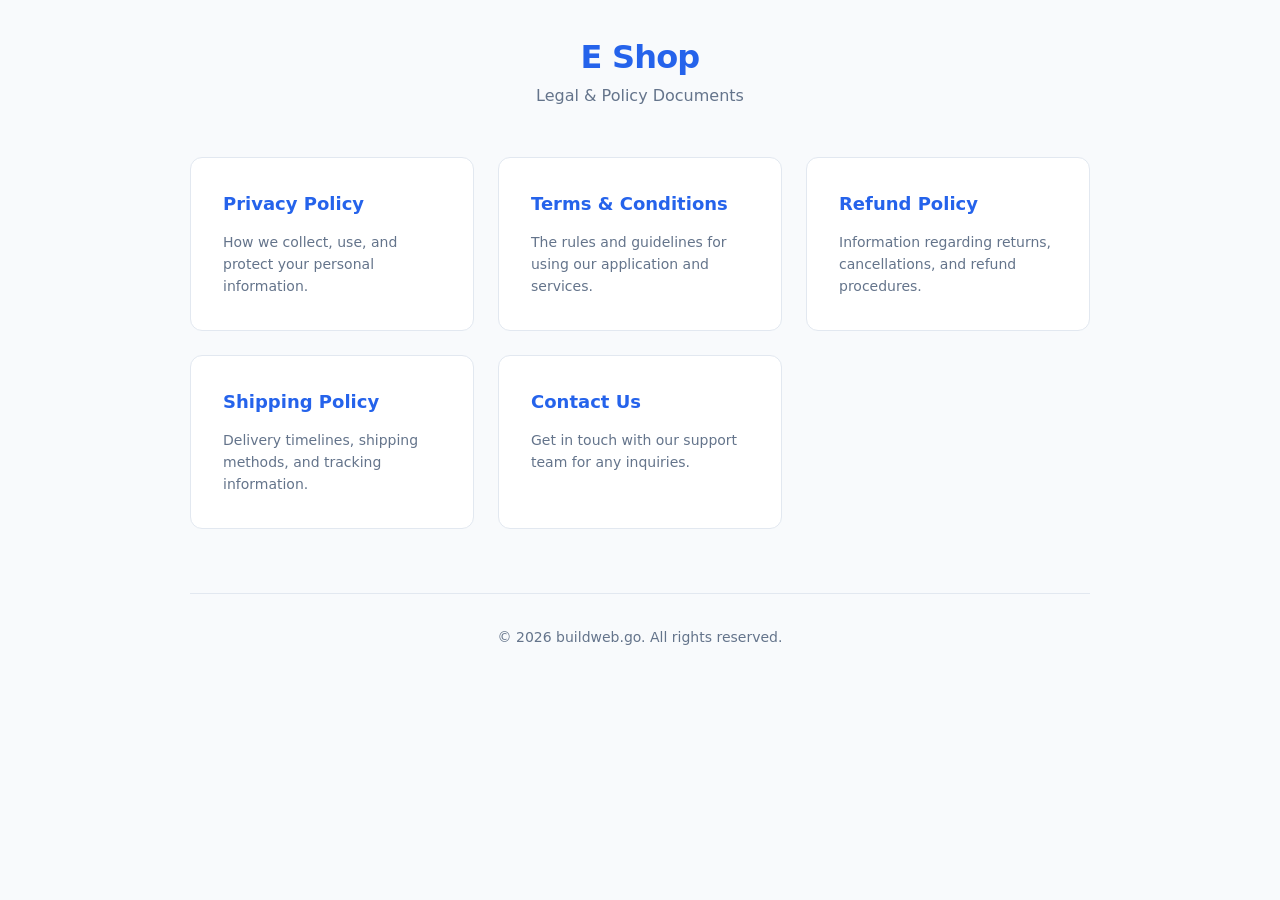
<file: index.html>
<!DOCTYPE html>
<html lang="en">
<head>
    <meta charset="UTF-8">
    <meta name="viewport" content="width=device-width, initial-scale=1.0">
    <title>Policies | E Shop</title>
    <link rel="stylesheet" href="styles.css">
</head>
<body>
    <div class="container">
        <header>
            <div class="logo">E Shop</div>
            <p>Legal & Policy Documents</p>
        </header>

        <section class="grid">
            <a href="privacy-policy.html" class="portal-card">
                <h3>Privacy Policy</h3>
                <p>How we collect, use, and protect your personal information.</p>
            </a>
            <a href="terms-conditions.html" class="portal-card">
                <h3>Terms & Conditions</h3>
                <p>The rules and guidelines for using our application and services.</p>
            </a>
            <a href="refund-policy.html" class="portal-card">
                <h3>Refund Policy</h3>
                <p>Information regarding returns, cancellations, and refund procedures.</p>
            </a>
            <a href="shipping-policy.html" class="portal-card">
                <h3>Shipping Policy</h3>
                <p>Delivery timelines, shipping methods, and tracking information.</p>
            </a>
            <a href="contact.html" class="portal-card">
                <h3>Contact Us</h3>
                <p>Get in touch with our support team for any inquiries.</p>
            </a>
        </section>

        <footer>
            &copy; 2026 buildweb.go. All rights reserved.
        </footer>
    </div>
</body>
</html>
</file>
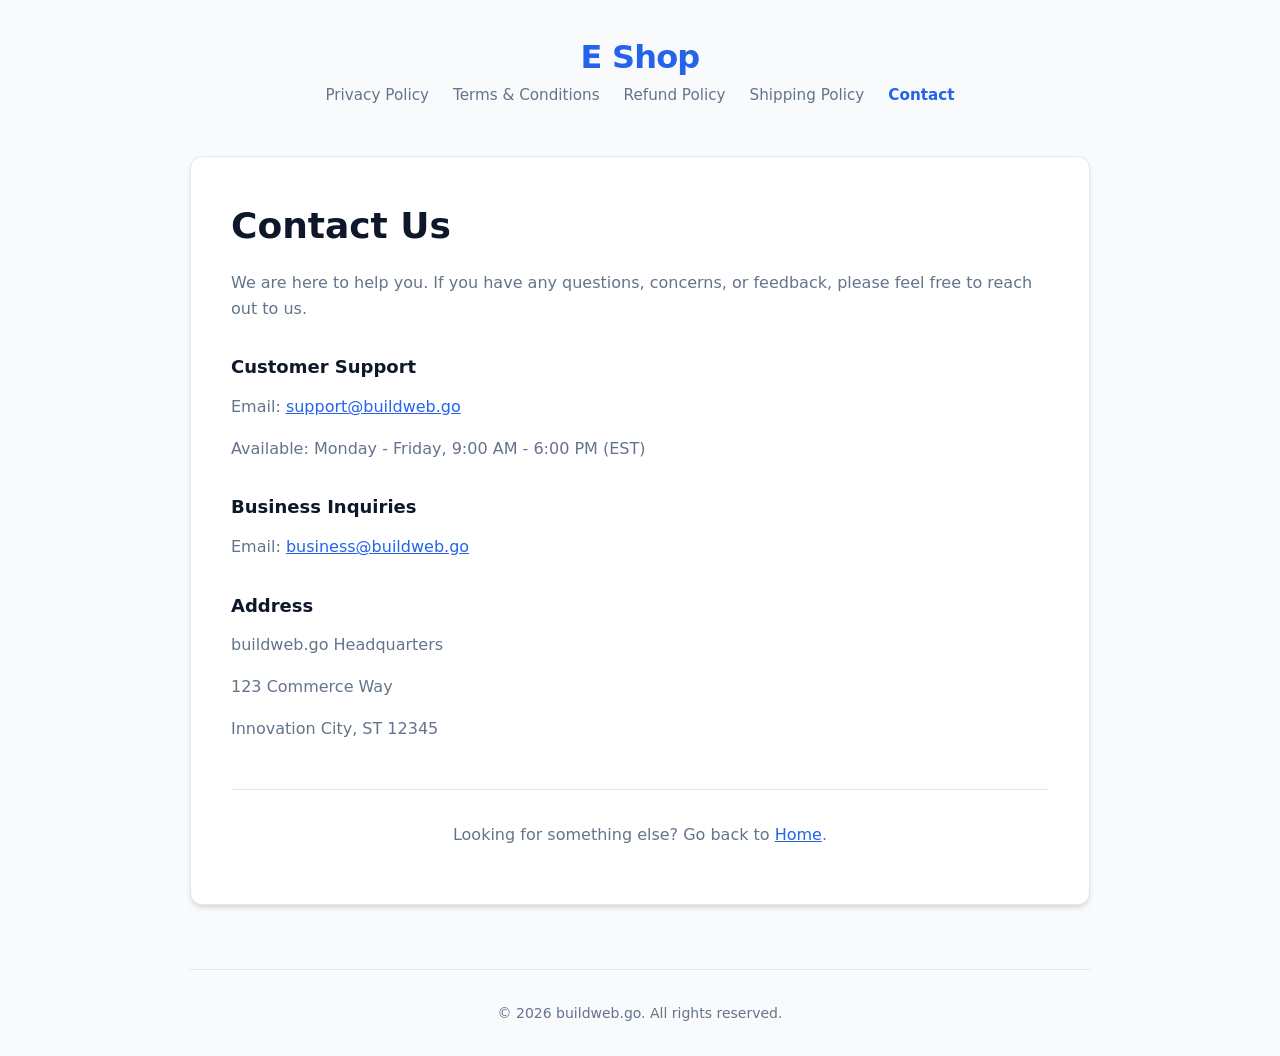
<file: contact.html>
<!DOCTYPE html>
<html lang="en">
<head>
    <meta charset="UTF-8">
    <meta name="viewport" content="width=device-width, initial-scale=1.0">
    <title>Contact Us | E Shop</title>
    <link rel="stylesheet" href="styles.css">
</head>
<body>
    <div class="container">
        <header>
            <a href="index.html" class="logo">E Shop</a>
            <div class="nav-links">
                <a href="privacy-policy.html">Privacy Policy</a>
                <a href="terms-conditions.html">Terms & Conditions</a>
                <a href="refund-policy.html">Refund Policy</a>
                <a href="shipping-policy.html">Shipping Policy</a>
                <a href="contact.html" class="active">Contact</a>
            </div>
        </header>

        <div class="card">
            <h1>Contact Us</h1>
            <p>We are here to help you. If you have any questions, concerns, or feedback, please feel free to reach out to us.</p>

            <div style="margin-top: 2rem;">
                <h3>Customer Support</h3>
                <p>Email: <a href="mailto:support@buildweb.go" style="color: var(--primary-color);">support@buildweb.go</a></p>
                <p>Available: Monday - Friday, 9:00 AM - 6:00 PM (EST)</p>
            </div>

            <div style="margin-top: 2rem;">
                <h3>Business Inquiries</h3>
                <p>Email: <a href="mailto:business@buildweb.go" style="color: var(--primary-color);">business@buildweb.go</a></p>
            </div>

            <div style="margin-top: 2rem;">
                <h3>Address</h3>
                <p>buildweb.go Headquarters</p>
                <p>123 Commerce Way</p>
                <p>Innovation City, ST 12345</p>
            </div>

            <div style="margin-top: 3rem; padding-top: 2rem; border-top: 1px solid var(--border-color); text-align: center;">
                <p>Looking for something else? Go back to <a href="index.html" style="color: var(--primary-color);">Home</a>.</p>
            </div>
        </div>

        <footer>
            &copy; 2026 buildweb.go. All rights reserved.
        </footer>
    </div>
</body>
</html>
</file>
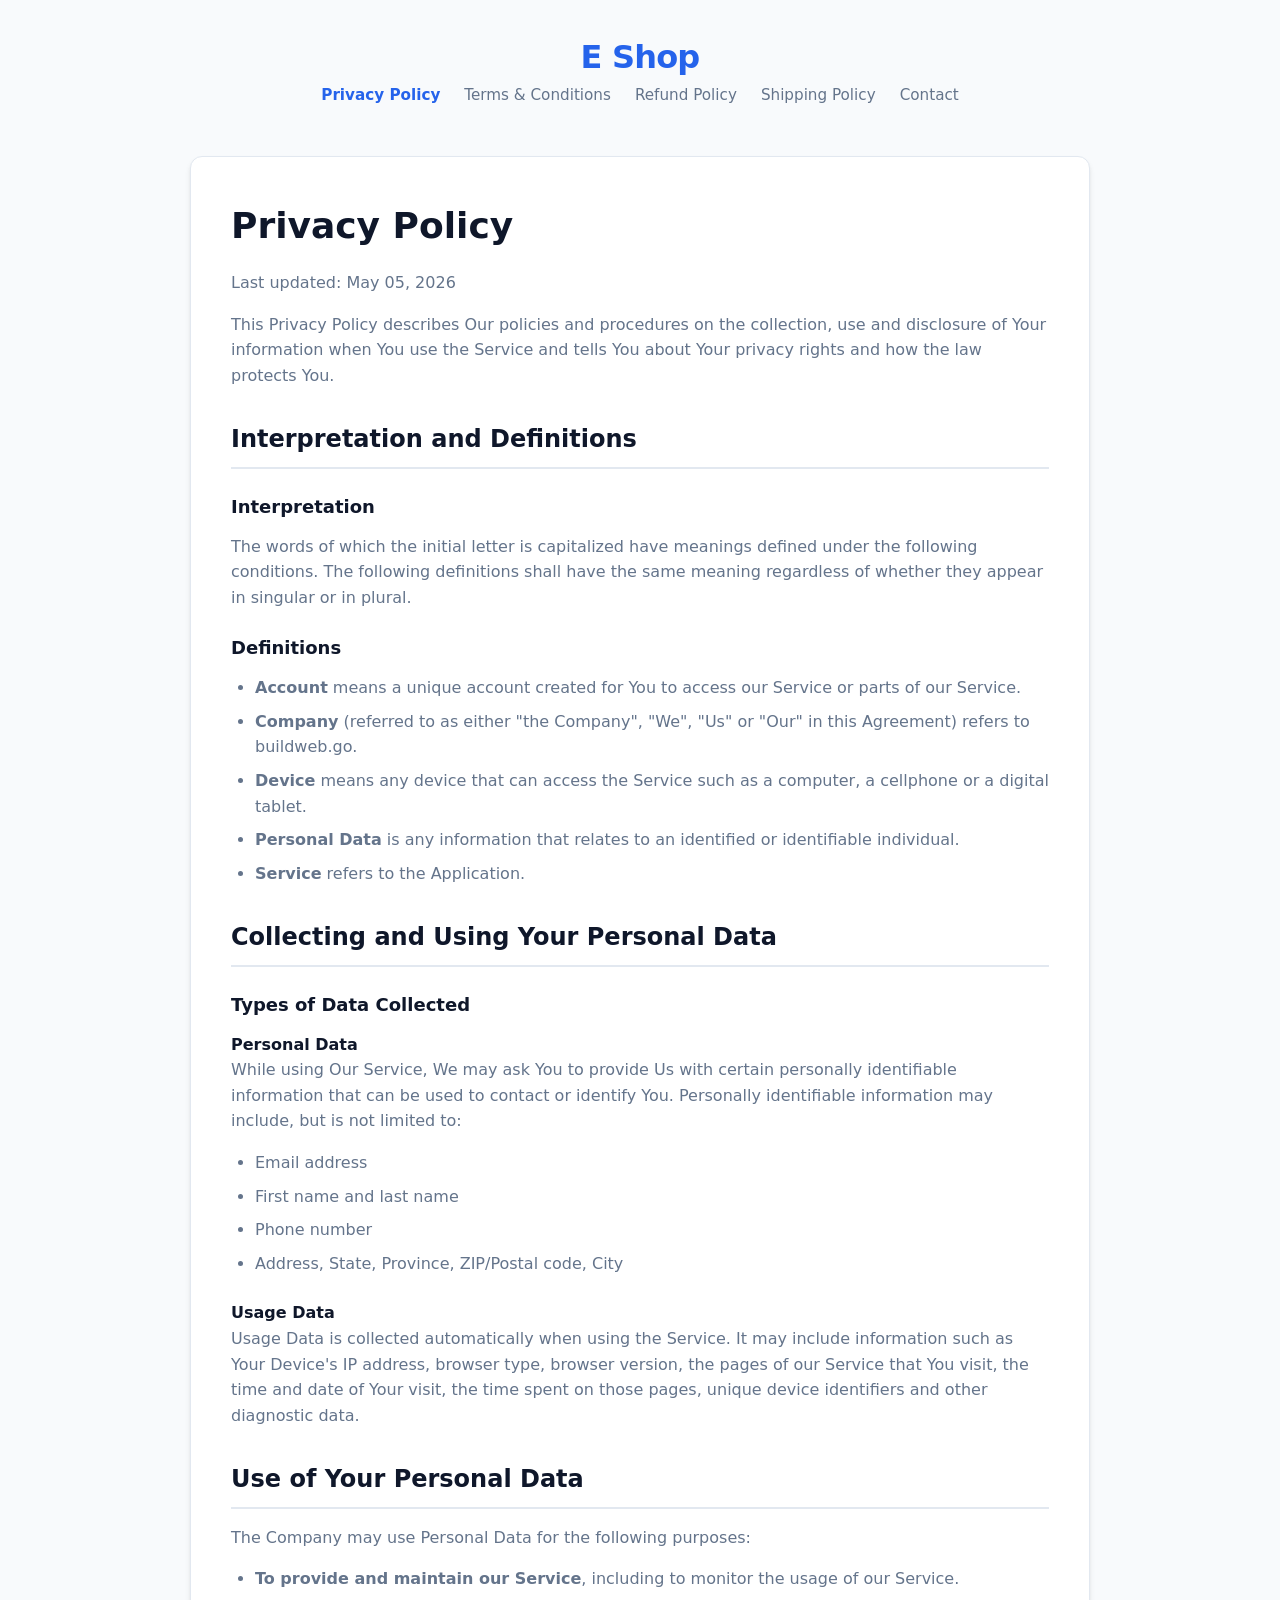
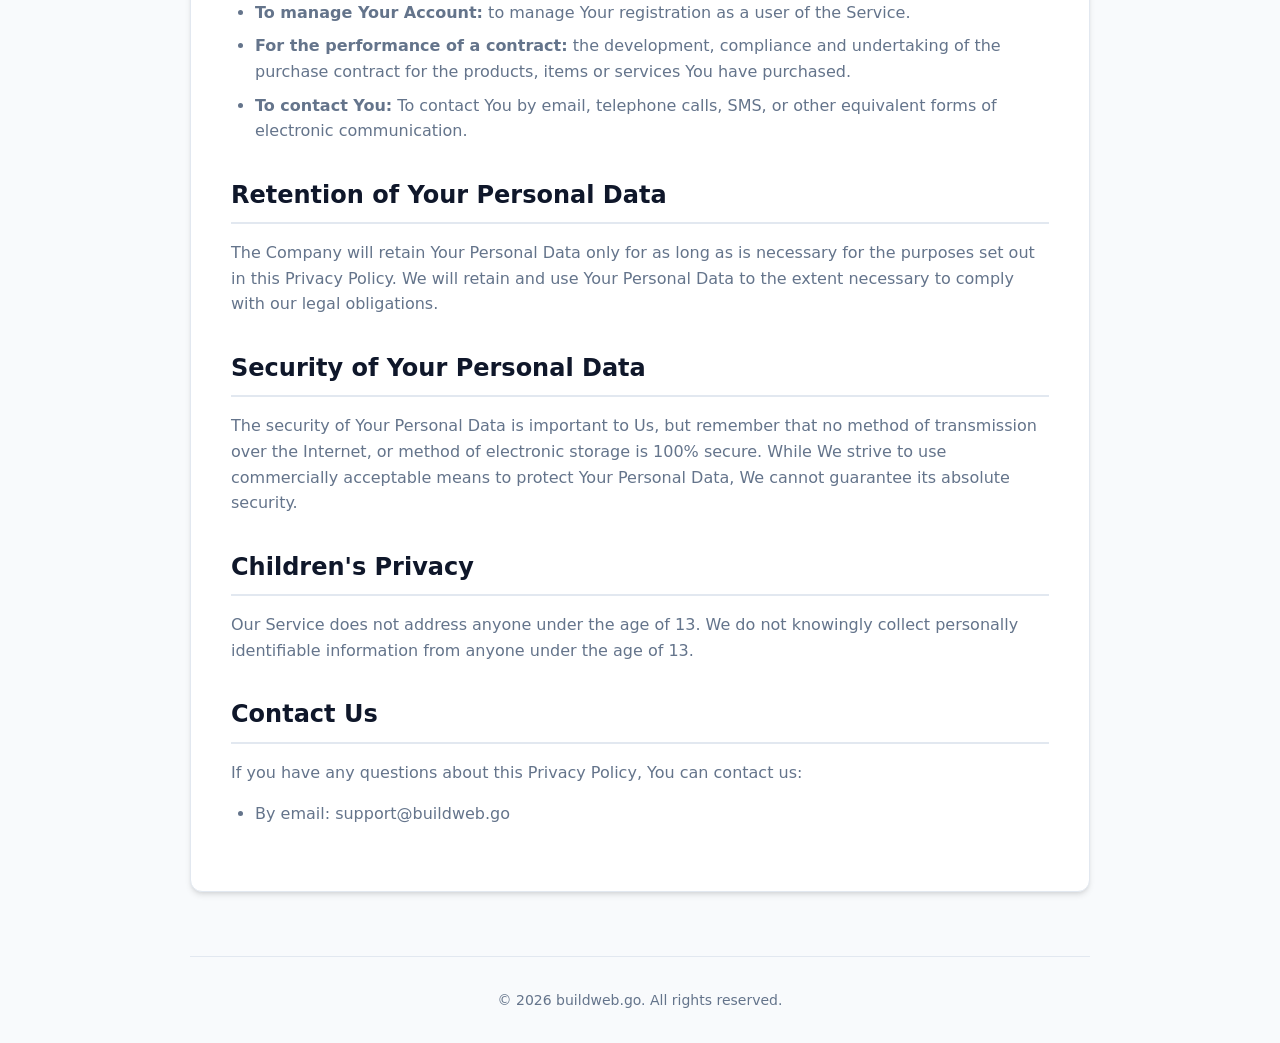
<file: privacy-policy.html>
<!DOCTYPE html>
<html lang="en">
<head>
    <meta charset="UTF-8">
    <meta name="viewport" content="width=device-width, initial-scale=1.0">
    <title>Privacy Policy | E Shop</title>
    <link rel="stylesheet" href="styles.css">
</head>
<body>
    <div class="container">
        <header>
            <a href="index.html" class="logo">E Shop</a>
            <div class="nav-links">
                <a href="privacy-policy.html" class="active">Privacy Policy</a>
                <a href="terms-conditions.html">Terms & Conditions</a>
                <a href="refund-policy.html">Refund Policy</a>
                <a href="shipping-policy.html">Shipping Policy</a>
                <a href="contact.html">Contact</a>
            </div>
        </header>

        <div class="card">
            <h1>Privacy Policy</h1>
            <p>Last updated: May 05, 2026</p>

            <p>This Privacy Policy describes Our policies and procedures on the collection, use and disclosure of Your information when You use the Service and tells You about Your privacy rights and how the law protects You.</p>

            <h2>Interpretation and Definitions</h2>
            <h3>Interpretation</h3>
            <p>The words of which the initial letter is capitalized have meanings defined under the following conditions. The following definitions shall have the same meaning regardless of whether they appear in singular or in plural.</p>

            <h3>Definitions</h3>
            <ul>
                <li><strong>Account</strong> means a unique account created for You to access our Service or parts of our Service.</li>
                <li><strong>Company</strong> (referred to as either "the Company", "We", "Us" or "Our" in this Agreement) refers to buildweb.go.</li>
                <li><strong>Device</strong> means any device that can access the Service such as a computer, a cellphone or a digital tablet.</li>
                <li><strong>Personal Data</strong> is any information that relates to an identified or identifiable individual.</li>
                <li><strong>Service</strong> refers to the Application.</li>
            </ul>

            <h2>Collecting and Using Your Personal Data</h2>
            <h3>Types of Data Collected</h3>
            <h4>Personal Data</h4>
            <p>While using Our Service, We may ask You to provide Us with certain personally identifiable information that can be used to contact or identify You. Personally identifiable information may include, but is not limited to:</p>
            <ul>
                <li>Email address</li>
                <li>First name and last name</li>
                <li>Phone number</li>
                <li>Address, State, Province, ZIP/Postal code, City</li>
            </ul>

            <h4>Usage Data</h4>
            <p>Usage Data is collected automatically when using the Service. It may include information such as Your Device's IP address, browser type, browser version, the pages of our Service that You visit, the time and date of Your visit, the time spent on those pages, unique device identifiers and other diagnostic data.</p>

            <h2>Use of Your Personal Data</h2>
            <p>The Company may use Personal Data for the following purposes:</p>
            <ul>
                <li><strong>To provide and maintain our Service</strong>, including to monitor the usage of our Service.</li>
                <li><strong>To manage Your Account:</strong> to manage Your registration as a user of the Service.</li>
                <li><strong>For the performance of a contract:</strong> the development, compliance and undertaking of the purchase contract for the products, items or services You have purchased.</li>
                <li><strong>To contact You:</strong> To contact You by email, telephone calls, SMS, or other equivalent forms of electronic communication.</li>
            </ul>

            <h2>Retention of Your Personal Data</h2>
            <p>The Company will retain Your Personal Data only for as long as is necessary for the purposes set out in this Privacy Policy. We will retain and use Your Personal Data to the extent necessary to comply with our legal obligations.</p>

            <h2>Security of Your Personal Data</h2>
            <p>The security of Your Personal Data is important to Us, but remember that no method of transmission over the Internet, or method of electronic storage is 100% secure. While We strive to use commercially acceptable means to protect Your Personal Data, We cannot guarantee its absolute security.</p>

            <h2>Children's Privacy</h2>
            <p>Our Service does not address anyone under the age of 13. We do not knowingly collect personally identifiable information from anyone under the age of 13.</p>

            <h2>Contact Us</h2>
            <p>If you have any questions about this Privacy Policy, You can contact us:</p>
            <ul>
                <li>By email: support@buildweb.go</li>
            </ul>
        </div>

        <footer>
            &copy; 2026 buildweb.go. All rights reserved.
        </footer>
    </div>
</body>
</html>
</file>
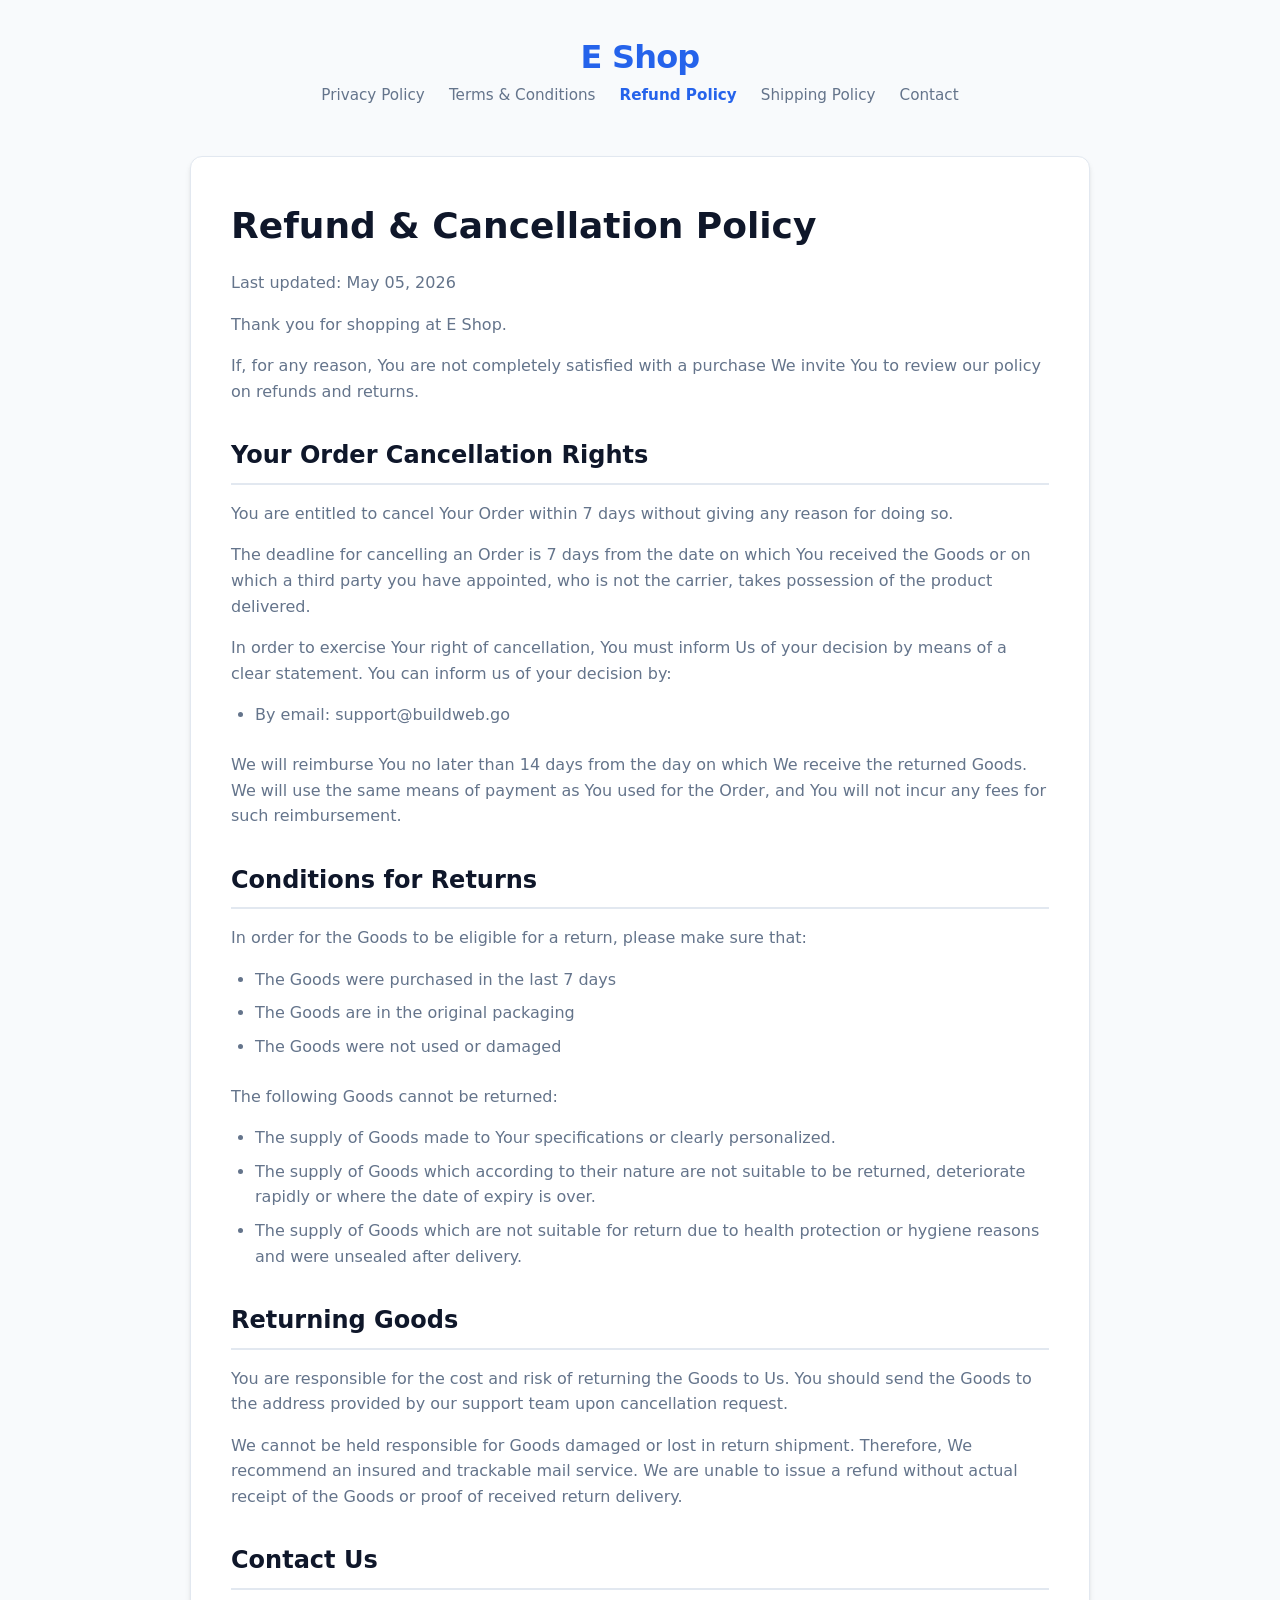
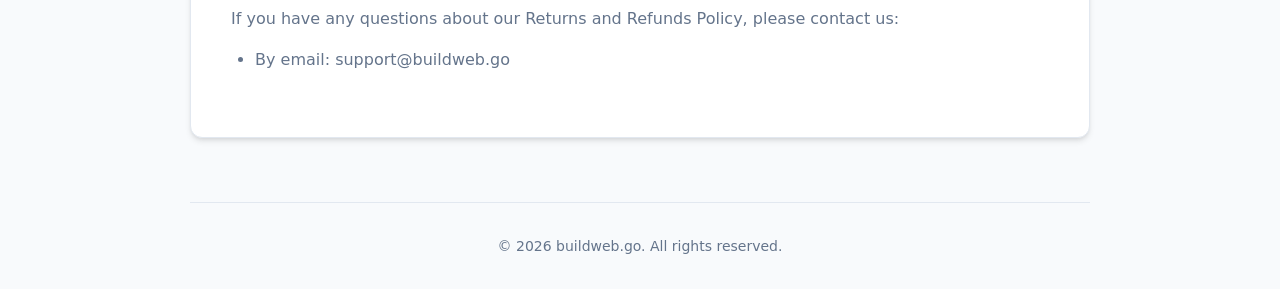
<file: refund-policy.html>
<!DOCTYPE html>
<html lang="en">
<head>
    <meta charset="UTF-8">
    <meta name="viewport" content="width=device-width, initial-scale=1.0">
    <title>Refund Policy | E Shop</title>
    <link rel="stylesheet" href="styles.css">
</head>
<body>
    <div class="container">
        <header>
            <a href="index.html" class="logo">E Shop</a>
            <div class="nav-links">
                <a href="privacy-policy.html">Privacy Policy</a>
                <a href="terms-conditions.html">Terms & Conditions</a>
                <a href="refund-policy.html" class="active">Refund Policy</a>
                <a href="shipping-policy.html">Shipping Policy</a>
                <a href="contact.html">Contact</a>
            </div>
        </header>

        <div class="card">
            <h1>Refund & Cancellation Policy</h1>
            <p>Last updated: May 05, 2026</p>

            <p>Thank you for shopping at E Shop.</p>
            <p>If, for any reason, You are not completely satisfied with a purchase We invite You to review our policy on refunds and returns.</p>

            <h2>Your Order Cancellation Rights</h2>
            <p>You are entitled to cancel Your Order within 7 days without giving any reason for doing so.</p>
            <p>The deadline for cancelling an Order is 7 days from the date on which You received the Goods or on which a third party you have appointed, who is not the carrier, takes possession of the product delivered.</p>
            <p>In order to exercise Your right of cancellation, You must inform Us of your decision by means of a clear statement. You can inform us of your decision by:</p>
            <ul>
                <li>By email: support@buildweb.go</li>
            </ul>
            <p>We will reimburse You no later than 14 days from the day on which We receive the returned Goods. We will use the same means of payment as You used for the Order, and You will not incur any fees for such reimbursement.</p>

            <h2>Conditions for Returns</h2>
            <p>In order for the Goods to be eligible for a return, please make sure that:</p>
            <ul>
                <li>The Goods were purchased in the last 7 days</li>
                <li>The Goods are in the original packaging</li>
                <li>The Goods were not used or damaged</li>
            </ul>
            <p>The following Goods cannot be returned:</p>
            <ul>
                <li>The supply of Goods made to Your specifications or clearly personalized.</li>
                <li>The supply of Goods which according to their nature are not suitable to be returned, deteriorate rapidly or where the date of expiry is over.</li>
                <li>The supply of Goods which are not suitable for return due to health protection or hygiene reasons and were unsealed after delivery.</li>
            </ul>

            <h2>Returning Goods</h2>
            <p>You are responsible for the cost and risk of returning the Goods to Us. You should send the Goods to the address provided by our support team upon cancellation request.</p>
            <p>We cannot be held responsible for Goods damaged or lost in return shipment. Therefore, We recommend an insured and trackable mail service. We are unable to issue a refund without actual receipt of the Goods or proof of received return delivery.</p>

            <h2>Contact Us</h2>
            <p>If you have any questions about our Returns and Refunds Policy, please contact us:</p>
            <ul>
                <li>By email: support@buildweb.go</li>
            </ul>
        </div>

        <footer>
            &copy; 2026 buildweb.go. All rights reserved.
        </footer>
    </div>
</body>
</html>
</file>
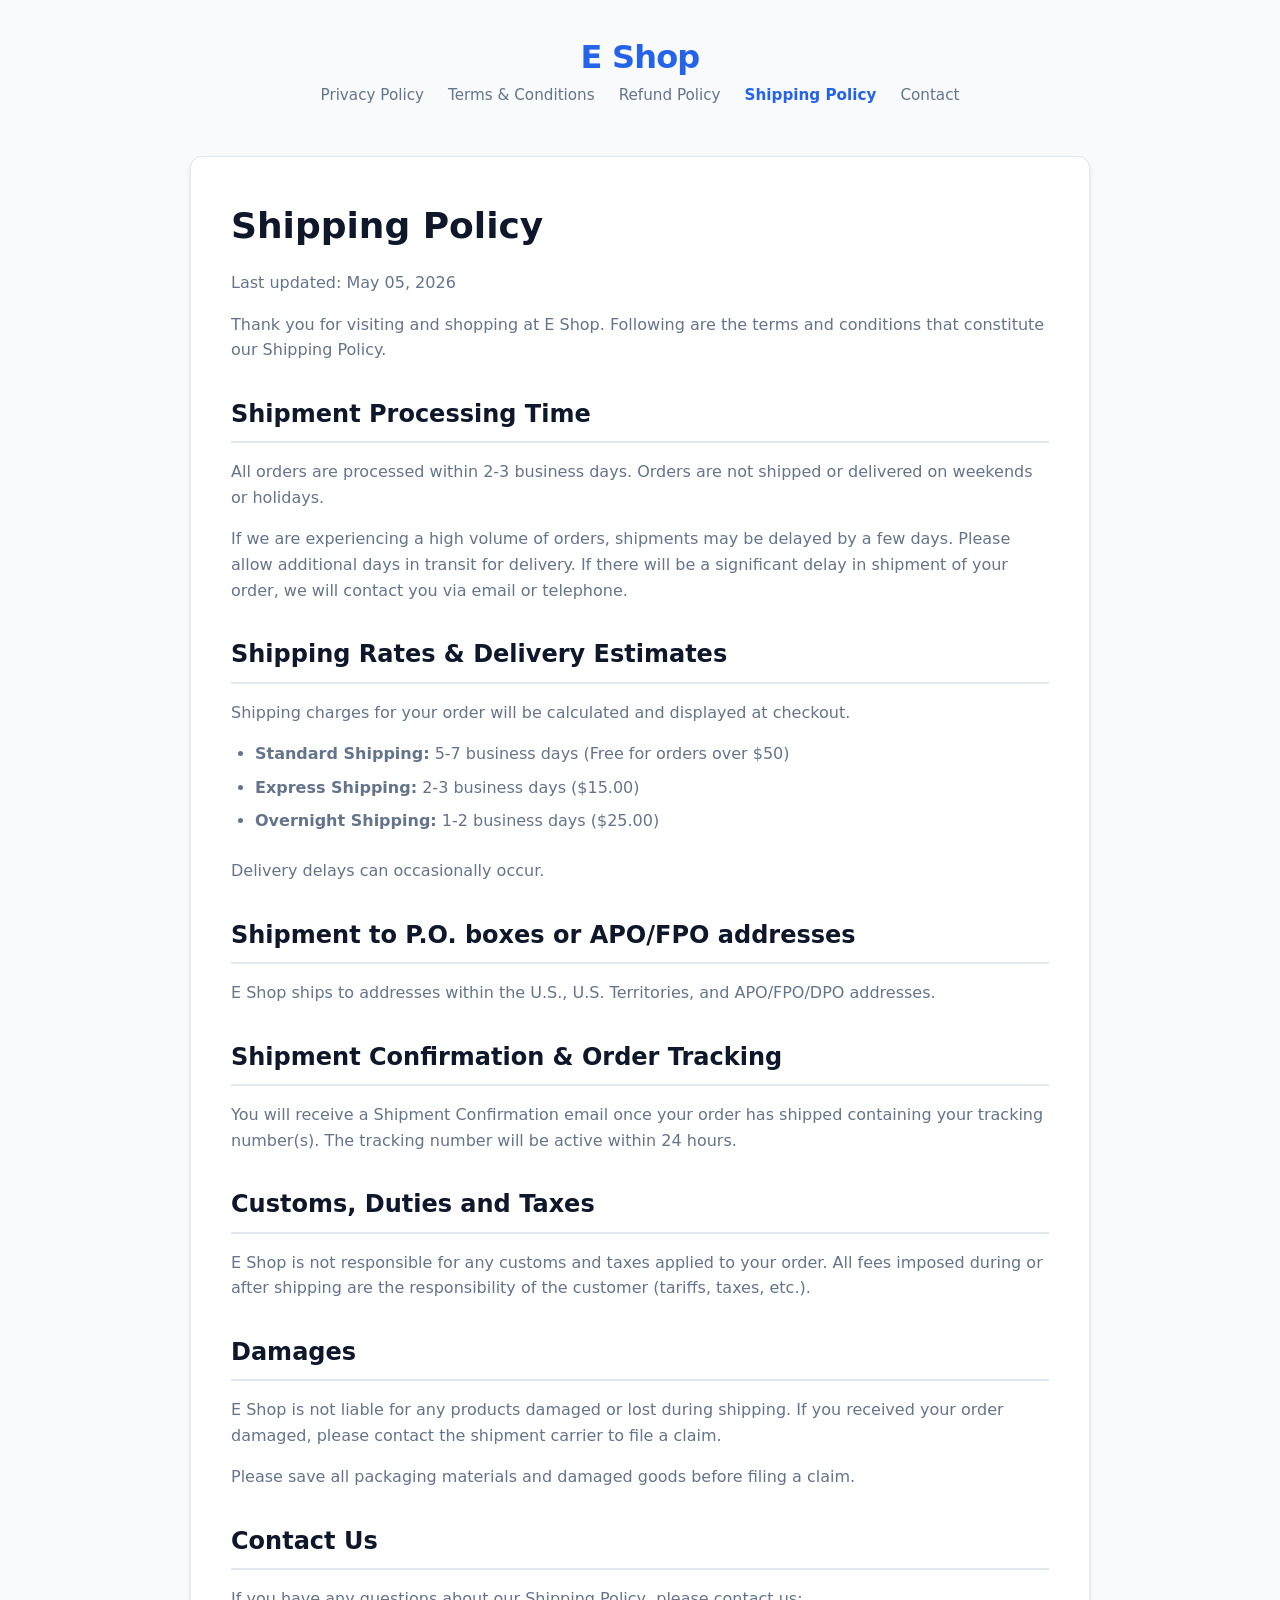
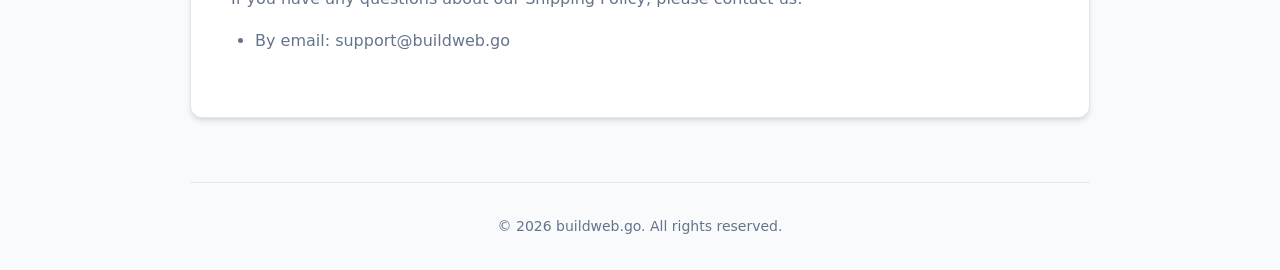
<file: shipping-policy.html>
<!DOCTYPE html>
<html lang="en">
<head>
    <meta charset="UTF-8">
    <meta name="viewport" content="width=device-width, initial-scale=1.0">
    <title>Shipping Policy | E Shop</title>
    <link rel="stylesheet" href="styles.css">
</head>
<body>
    <div class="container">
        <header>
            <a href="index.html" class="logo">E Shop</a>
            <div class="nav-links">
                <a href="privacy-policy.html">Privacy Policy</a>
                <a href="terms-conditions.html">Terms & Conditions</a>
                <a href="refund-policy.html">Refund Policy</a>
                <a href="shipping-policy.html" class="active">Shipping Policy</a>
                <a href="contact.html">Contact</a>
            </div>
        </header>

        <div class="card">
            <h1>Shipping Policy</h1>
            <p>Last updated: May 05, 2026</p>

            <p>Thank you for visiting and shopping at E Shop. Following are the terms and conditions that constitute our Shipping Policy.</p>

            <h2>Shipment Processing Time</h2>
            <p>All orders are processed within 2-3 business days. Orders are not shipped or delivered on weekends or holidays.</p>
            <p>If we are experiencing a high volume of orders, shipments may be delayed by a few days. Please allow additional days in transit for delivery. If there will be a significant delay in shipment of your order, we will contact you via email or telephone.</p>

            <h2>Shipping Rates & Delivery Estimates</h2>
            <p>Shipping charges for your order will be calculated and displayed at checkout.</p>
            <ul>
                <li><strong>Standard Shipping:</strong> 5-7 business days (Free for orders over $50)</li>
                <li><strong>Express Shipping:</strong> 2-3 business days ($15.00)</li>
                <li><strong>Overnight Shipping:</strong> 1-2 business days ($25.00)</li>
            </ul>
            <p>Delivery delays can occasionally occur.</p>

            <h2>Shipment to P.O. boxes or APO/FPO addresses</h2>
            <p>E Shop ships to addresses within the U.S., U.S. Territories, and APO/FPO/DPO addresses.</p>

            <h2>Shipment Confirmation & Order Tracking</h2>
            <p>You will receive a Shipment Confirmation email once your order has shipped containing your tracking number(s). The tracking number will be active within 24 hours.</p>

            <h2>Customs, Duties and Taxes</h2>
            <p>E Shop is not responsible for any customs and taxes applied to your order. All fees imposed during or after shipping are the responsibility of the customer (tariffs, taxes, etc.).</p>

            <h2>Damages</h2>
            <p>E Shop is not liable for any products damaged or lost during shipping. If you received your order damaged, please contact the shipment carrier to file a claim.</p>
            <p>Please save all packaging materials and damaged goods before filing a claim.</p>

            <h2>Contact Us</h2>
            <p>If you have any questions about our Shipping Policy, please contact us:</p>
            <ul>
                <li>By email: support@buildweb.go</li>
            </ul>
        </div>

        <footer>
            &copy; 2026 buildweb.go. All rights reserved.
        </footer>
    </div>
</body>
</html>
</file>
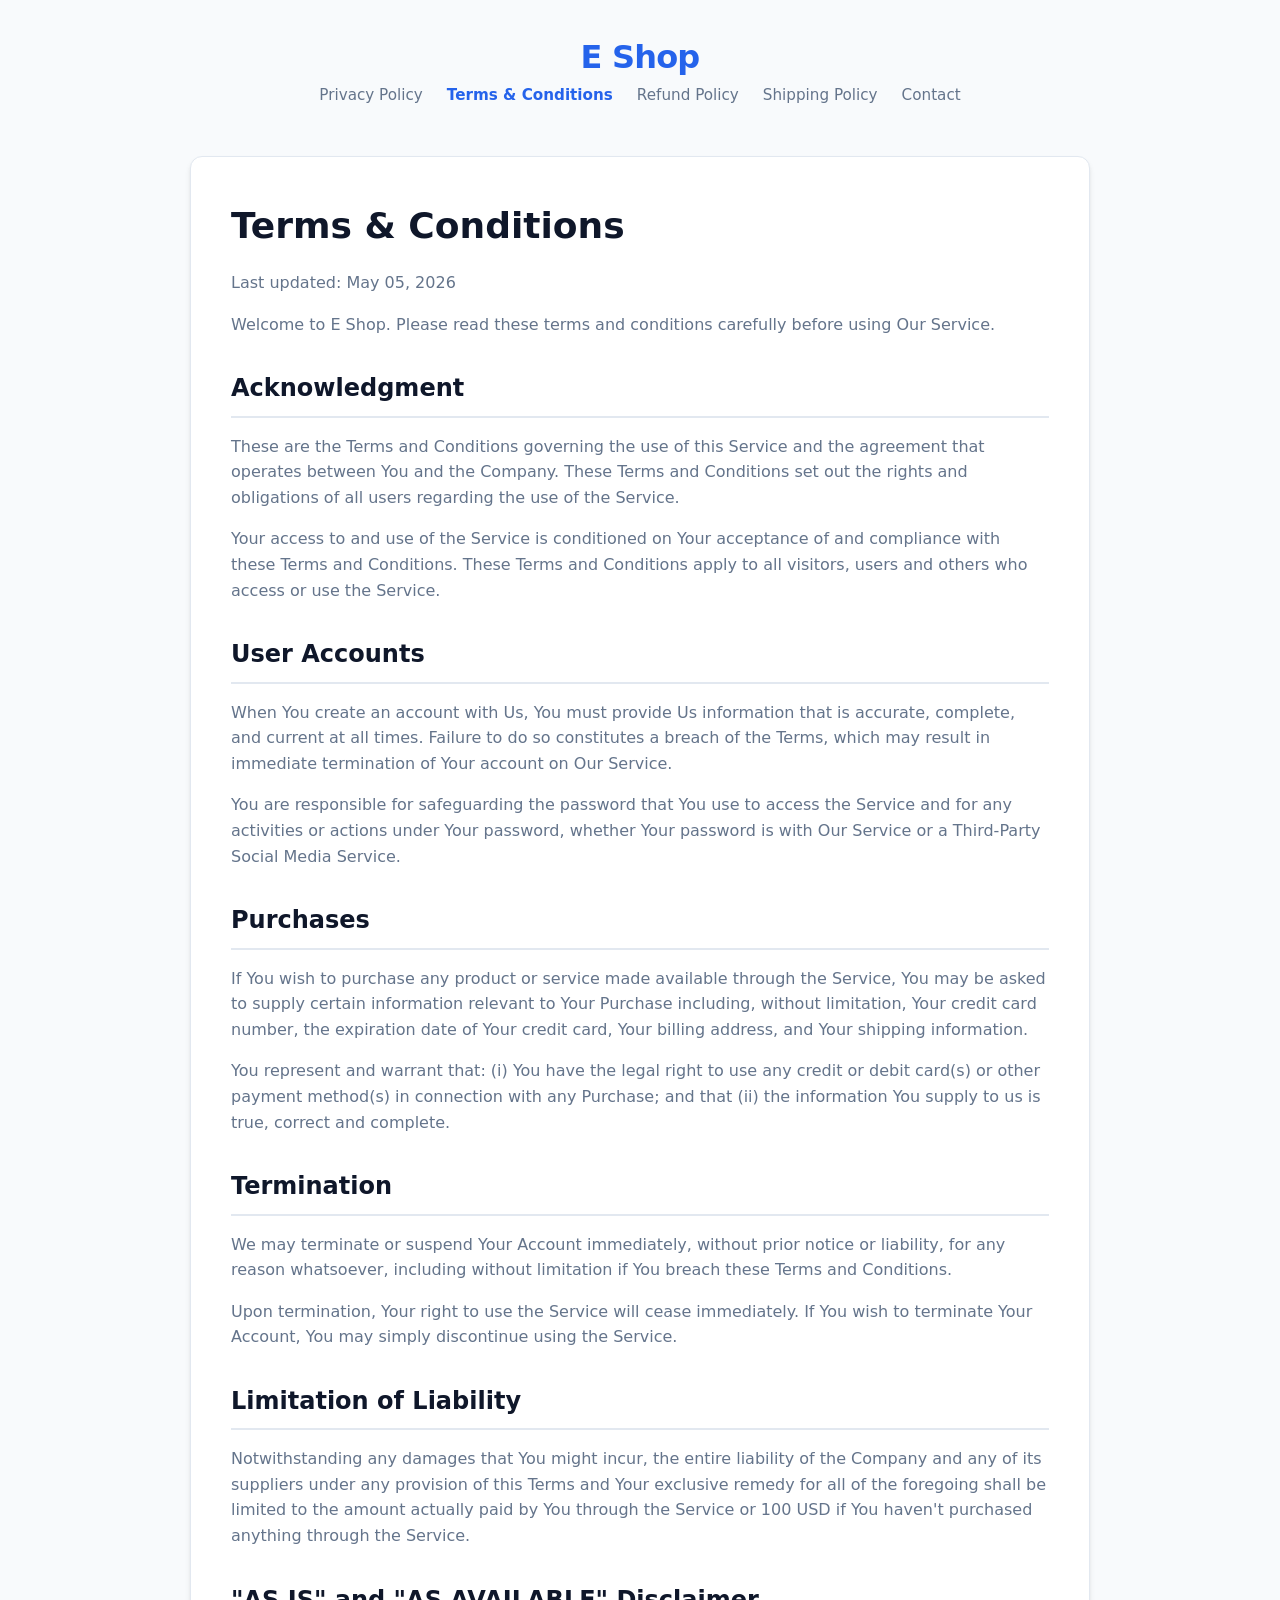
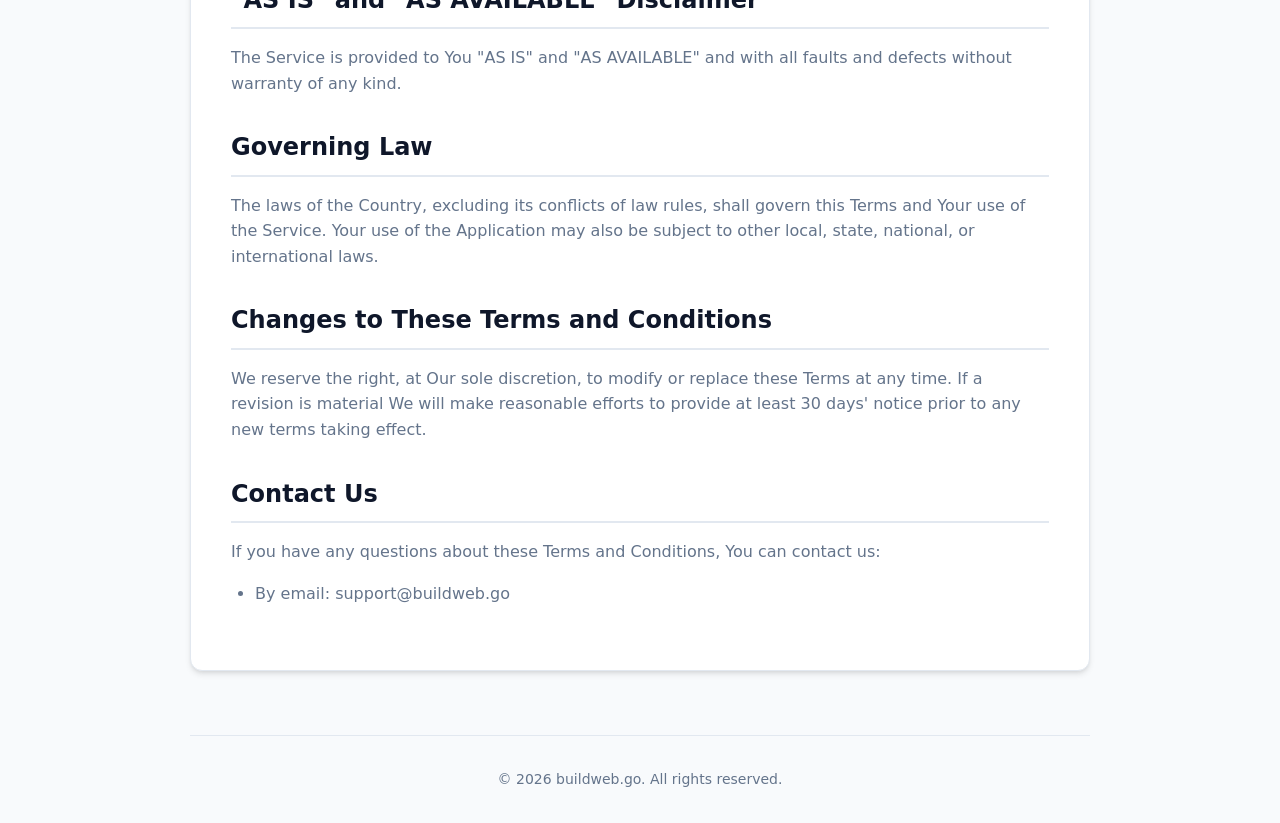
<file: terms-conditions.html>
<!DOCTYPE html>
<html lang="en">
<head>
    <meta charset="UTF-8">
    <meta name="viewport" content="width=device-width, initial-scale=1.0">
    <title>Terms & Conditions | E Shop</title>
    <link rel="stylesheet" href="styles.css">
</head>
<body>
    <div class="container">
        <header>
            <a href="index.html" class="logo">E Shop</a>
            <div class="nav-links">
                <a href="privacy-policy.html">Privacy Policy</a>
                <a href="terms-conditions.html" class="active">Terms & Conditions</a>
                <a href="refund-policy.html">Refund Policy</a>
                <a href="shipping-policy.html">Shipping Policy</a>
                <a href="contact.html">Contact</a>
            </div>
        </header>

        <div class="card">
            <h1>Terms & Conditions</h1>
            <p>Last updated: May 05, 2026</p>

            <p>Welcome to E Shop. Please read these terms and conditions carefully before using Our Service.</p>

            <h2>Acknowledgment</h2>
            <p>These are the Terms and Conditions governing the use of this Service and the agreement that operates between You and the Company. These Terms and Conditions set out the rights and obligations of all users regarding the use of the Service.</p>
            <p>Your access to and use of the Service is conditioned on Your acceptance of and compliance with these Terms and Conditions. These Terms and Conditions apply to all visitors, users and others who access or use the Service.</p>

            <h2>User Accounts</h2>
            <p>When You create an account with Us, You must provide Us information that is accurate, complete, and current at all times. Failure to do so constitutes a breach of the Terms, which may result in immediate termination of Your account on Our Service.</p>
            <p>You are responsible for safeguarding the password that You use to access the Service and for any activities or actions under Your password, whether Your password is with Our Service or a Third-Party Social Media Service.</p>

            <h2>Purchases</h2>
            <p>If You wish to purchase any product or service made available through the Service, You may be asked to supply certain information relevant to Your Purchase including, without limitation, Your credit card number, the expiration date of Your credit card, Your billing address, and Your shipping information.</p>
            <p>You represent and warrant that: (i) You have the legal right to use any credit or debit card(s) or other payment method(s) in connection with any Purchase; and that (ii) the information You supply to us is true, correct and complete.</p>

            <h2>Termination</h2>
            <p>We may terminate or suspend Your Account immediately, without prior notice or liability, for any reason whatsoever, including without limitation if You breach these Terms and Conditions.</p>
            <p>Upon termination, Your right to use the Service will cease immediately. If You wish to terminate Your Account, You may simply discontinue using the Service.</p>

            <h2>Limitation of Liability</h2>
            <p>Notwithstanding any damages that You might incur, the entire liability of the Company and any of its suppliers under any provision of this Terms and Your exclusive remedy for all of the foregoing shall be limited to the amount actually paid by You through the Service or 100 USD if You haven't purchased anything through the Service.</p>

            <h2>"AS IS" and "AS AVAILABLE" Disclaimer</h2>
            <p>The Service is provided to You "AS IS" and "AS AVAILABLE" and with all faults and defects without warranty of any kind.</p>

            <h2>Governing Law</h2>
            <p>The laws of the Country, excluding its conflicts of law rules, shall govern this Terms and Your use of the Service. Your use of the Application may also be subject to other local, state, national, or international laws.</p>

            <h2>Changes to These Terms and Conditions</h2>
            <p>We reserve the right, at Our sole discretion, to modify or replace these Terms at any time. If a revision is material We will make reasonable efforts to provide at least 30 days' notice prior to any new terms taking effect.</p>

            <h2>Contact Us</h2>
            <p>If you have any questions about these Terms and Conditions, You can contact us:</p>
            <ul>
                <li>By email: support@buildweb.go</li>
            </ul>
        </div>

        <footer>
            &copy; 2026 buildweb.go. All rights reserved.
        </footer>
    </div>
</body>
</html>
</file>
<file: styles.css>
:root {
    --primary-color: #2563eb;
    --primary-hover: #1d4ed8;
    --bg-color: #f8fafc;
    --card-bg: #ffffff;
    --text-main: #0f172a;
    --text-muted: #64748b;
    --border-color: #e2e8f0;
    --max-width: 900px;
    --radius: 12px;
    --shadow: 0 4px 6px -1px rgb(0 0 0 / 0.1), 0 2px 4px -2px rgb(0 0 0 / 0.1);
    --shadow-lg: 0 10px 15px -3px rgb(0 0 0 / 0.1), 0 4px 6px -4px rgb(0 0 0 / 0.1);
}

* {
    margin: 0;
    padding: 0;
    box-sizing: border-box;
}

body {
    font-family: 'Inter', system-ui, -apple-system, sans-serif;
    background-color: var(--bg-color);
    color: var(--text-main);
    line-height: 1.6;
    padding: 2rem 1rem;
}

.container {
    max-width: var(--max-width);
    margin: 0 auto;
}

header {
    text-align: center;
    margin-bottom: 3rem;
}

.logo {
    font-size: 2rem;
    font-weight: 800;
    color: var(--primary-color);
    text-decoration: none;
    letter-spacing: -0.025em;
}

.card {
    background: var(--card-bg);
    border-radius: var(--radius);
    padding: 2.5rem;
    box-shadow: var(--shadow);
    border: 1px solid var(--border-color);
    margin-bottom: 2rem;
}

h1 {
    font-size: 2.25rem;
    font-weight: 700;
    margin-bottom: 1rem;
    color: var(--text-main);
}

h2 {
    font-size: 1.5rem;
    font-weight: 600;
    margin: 2rem 0 1rem;
    color: var(--text-main);
    border-bottom: 2px solid var(--border-color);
    padding-bottom: 0.5rem;
}

h3 {
    font-size: 1.125rem;
    font-weight: 600;
    margin: 1.5rem 0 0.75rem;
}

p {
    margin-bottom: 1rem;
    color: var(--text-muted);
}

ul, ol {
    margin-bottom: 1.5rem;
    padding-left: 1.5rem;
    color: var(--text-muted);
}

li {
    margin-bottom: 0.5rem;
}

.nav-links {
    display: flex;
    justify-content: center;
    gap: 1.5rem;
    margin-bottom: 3rem;
    flex-wrap: wrap;
}

.nav-links a {
    color: var(--text-muted);
    text-decoration: none;
    font-weight: 500;
    transition: color 0.2s;
    font-size: 0.95rem;
}

.nav-links a:hover {
    color: var(--primary-color);
}

.nav-links a.active {
    color: var(--primary-color);
    font-weight: 600;
}

.grid {
    display: grid;
    grid-template-columns: repeat(auto-fit, minmax(280px, 1fr));
    gap: 1.5rem;
}

.portal-card {
    background: var(--card-bg);
    padding: 2rem;
    border-radius: var(--radius);
    text-decoration: none;
    color: inherit;
    transition: transform 0.2s, box-shadow 0.2s;
    border: 1px solid var(--border-color);
    display: flex;
    flex-direction: column;
    height: 100%;
}

.portal-card:hover {
    transform: translateY(-4px);
    box-shadow: var(--shadow-lg);
    border-color: var(--primary-color);
}

.portal-card h3 {
    margin-top: 0;
    color: var(--primary-color);
}

.portal-card p {
    font-size: 0.875rem;
    margin-bottom: 0;
}

footer {
    text-align: center;
    margin-top: 4rem;
    padding-top: 2rem;
    border-top: 1px solid var(--border-color);
    color: var(--text-muted);
    font-size: 0.875rem;
}

@media (max-width: 640px) {
    body {
        padding: 1rem;
    }
    .card {
        padding: 1.5rem;
    }
    h1 {
        font-size: 1.75rem;
    }
}
</file>
